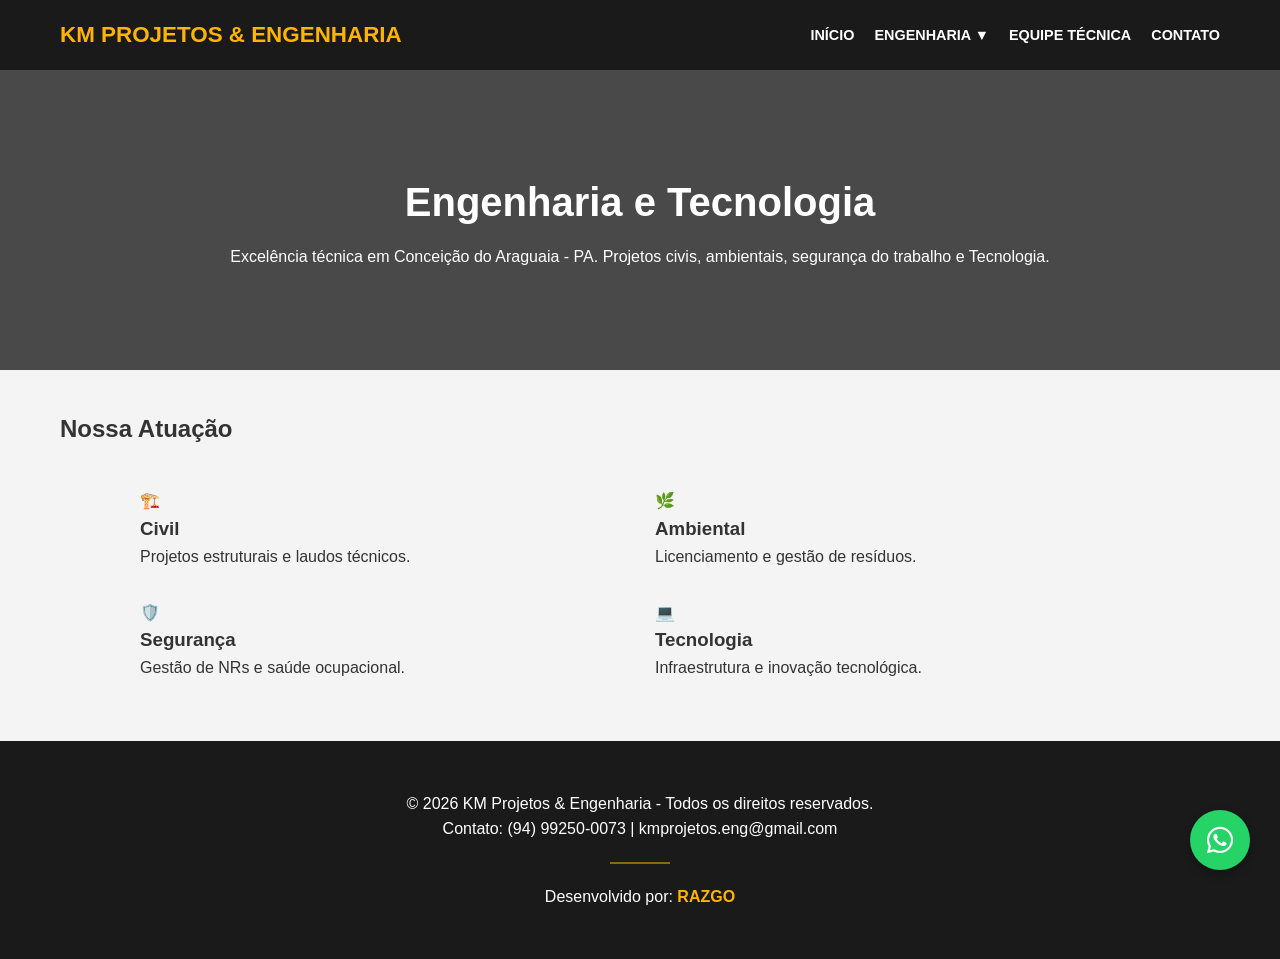
<file: index.html>
<!DOCTYPE html>
<html lang="pt-br">
<head>
    <meta charset="UTF-8">
    <meta name="viewport" content="width=device-width, initial-scale=1.0">
    <link rel="icon" type="image/png" sizes="32x32" href="/favicon.png">
    <link rel="icon" type="image/png" sizes="16x16" href="/favicon.png">
    <link rel="shortcut icon" href="/favicon.png">
    <title>KM PROJETOS & ENGENHARIA | Início</title>
    <link rel="stylesheet" href="style.css">
    <link rel="stylesheet" href="https://cdnjs.cloudflare.com/ajax/libs/font-awesome/6.0.0/css/all.min.css">
</head>
<body>
    <header>
        <nav class="navbar">
            <div class="logo">KM PROJETOS & ENGENHARIA</div>
            
            <input type="checkbox" id="menu-check" style="display: none;">
            <label for="menu-check" class="menu-btn"><i class="fas fa-bars"></i></label>
            
            <ul class="nav-links">
                <li><a href="index.html">INÍCIO</a></li>
                <li class="dropdown" onclick="void(0)">
                    <a href="#">ENGENHARIA ▼</a>
                    <ul class="dropdown-content">
                        <li><a href="engenharia/civil.html">CIVIL</a></li>
                        <li><a href="engenharia/ambiental.html">AMBIENTAL</a></li>
                        <li><a href="engenharia/segurança.html">SEGURANÇA</a></li>
                        <li><a href="engenharia/tecnologia.html">TECNOLOGIA</a></li>
                    </ul>
                </li>
                <li><a href="sobre.html">EQUIPE TÉCNICA</a></li>
                <li><a href="contato.html">CONTATO</a></li>
            </ul>
            
        </nav>
    </header>

    <main>
        <section class="hero">
            <h1>Engenharia e Tecnologia</h1>
            <p>Excelência técnica em Conceição do Araguaia - PA. Projetos civis, ambientais, segurança do trabalho e Tecnologia.</p>
        </section>

        <section class="container">
            <h2>Nossa Atuação</h2>
            <div class="grid-servicos">
                <div class="card"><span class="icon">🏗️</span><h3>Civil</h3><p>Projetos estruturais e laudos técnicos.</p></div>
                <div class="card"><span class="icon">🌿</span><h3>Ambiental</h3><p>Licenciamento e gestão de resíduos.</p></div>
                <div class="card"><span class="icon">🛡️</span><h3>Segurança</h3><p>Gestão de NRs e saúde ocupacional.</p></div>
                <div class="card"><span class="icon">💻</span><h3>Tecnologia</h3><p>Infraestrutura e inovação tecnológica.</p></div>
            </div>
        </section>
    </main>

    <footer>
        <div class="footer-content">
            <p>&copy; 2026 KM Projetos & Engenharia - Todos os direitos reservados.</p>
            <p>Contato: (94) 99250-0073 | kmprojetos.eng@gmail.com</p>
            <hr style="width: 60px; margin: 20px auto; border: 1px solid #ffb400; opacity: 0.5;">
            <p>Desenvolvido por: <a href="https://razgo.com.br" target="_blank" style="color: #ffb400; text-decoration: none; font-weight: bold;">RAZGO</a></p>
        </div>
    </footer>
    
    <a href="https://wa.me/5594992500073" class="whatsapp-float" target="_blank">
        <i class="fab fa-whatsapp"></i>
    </a>
    
</body>
</html>
</file>
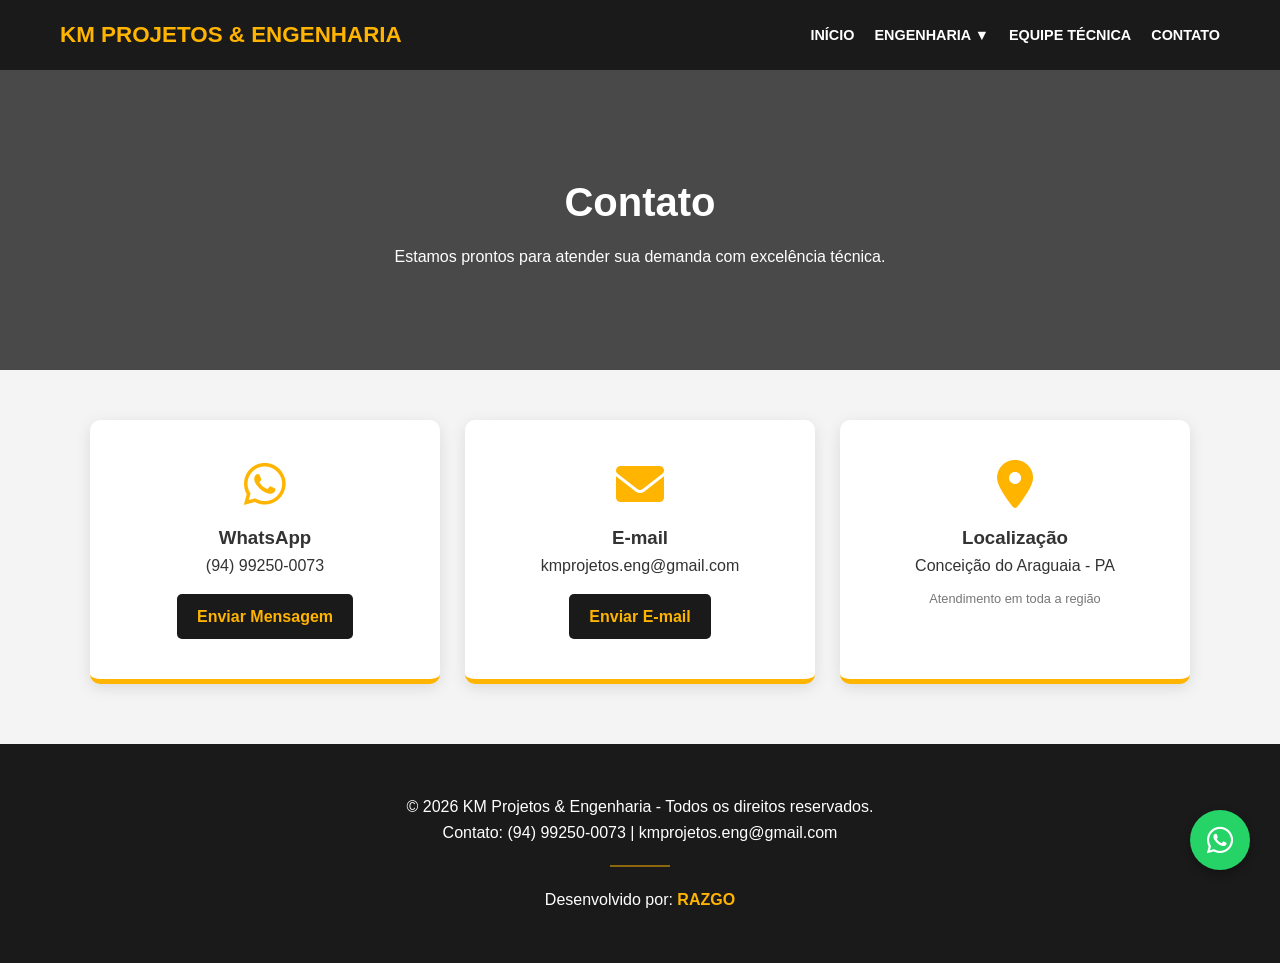
<file: contato.html>
<!DOCTYPE html>
<html lang="pt-br">
<head>
    <meta charset="UTF-8">
    <meta name="viewport" content="width=device-width, initial-scale=1.0">
    <link rel="icon" type="image/png" sizes="32x32" href="/favicon.png">
    <link rel="icon" type="image/png" sizes="16x16" href="/favicon.png">
    <link rel="shortcut icon" href="/favicon.png">
    <title>Contato | KM PROJETOS & ENGENHARIA</title>
    <link rel="stylesheet" href="style.css">
    <link rel="stylesheet" href="https://cdnjs.cloudflare.com/ajax/libs/font-awesome/6.0.0/css/all.min.css">
</head>
<body>
    <header>
        <nav class="navbar">
            <div class="logo">KM PROJETOS & ENGENHARIA</div>
            
            <input type="checkbox" id="menu-check" style="display: none;">
            <label for="menu-check" class="menu-btn"><i class="fas fa-bars"></i></label>
            
            <ul class="nav-links">
                <li><a href="index.html">INÍCIO</a></li>
                <li class="dropdown" onclick="void(0)">
                    <a href="#">ENGENHARIA ▼</a>
                    <ul class="dropdown-content">
                        <li><a href="civil.html">CIVIL</a></li>
                        <li><a href="ambiental.html">AMBIENTAL</a></li>
                        <li><a href="segurança.html">SEGURANÇA</a></li>
                        <li><a href="tecnologia.html">TECNOLOGIA</a></li>
                    </ul>
                </li>
                <li><a href="sobre.html">EQUIPE TÉCNICA</a></li>
                <li><a href="contato.html">CONTATO</a></li>
            </ul>

        </nav>
    </header>

    <section class="hero">
        <h1>Contato</h1>
        <p>Estamos prontos para atender sua demanda com excelência técnica.</p>
    </section>

    <main class="container">
        <div class="contato-grid">
            
            <div class="contato-card">
                <i class="fab fa-whatsapp contato-icon"></i>
                <h3>WhatsApp</h3>
                <p>(94) 99250-0073</p>
                <a href="https://wa.me/5594992500073" target="_blank" class="btn-contato">Enviar Mensagem</a>
            </div>

            <div class="contato-card">
                <i class="fas fa-envelope contato-icon"></i>
                <h3>E-mail</h3>
                <p>kmprojetos.eng@gmail.com</p>
                <a href="mailto:kmprojetos.eng@gmail.com" class="btn-contato">Enviar E-mail</a>
            </div>

            <div class="contato-card">
                <i class="fas fa-map-marker-alt contato-icon"></i>
                <h3>Localização</h3>
                <p>Conceição do Araguaia - PA</p>
                <p style="font-size: 0.8rem; color: #777; margin-top: 10px;">Atendimento em toda a região</p>
            </div>

        </div>
    </main>

    <footer>
        <div class="footer-content">
            <p>&copy; 2026 KM Projetos & Engenharia - Todos os direitos reservados.</p>
            <p>Contato: (94) 99250-0073 | kmprojetos.eng@gmail.com</p>
            <hr style="width: 60px; margin: 20px auto; border: 1px solid #ffb400; opacity: 0.5;">
            <p>Desenvolvido por: <a href="https://razgo.com.br" target="_blank" style="color: #ffb400; text-decoration: none; font-weight: bold;">RAZGO</a></p>
        </div>
    </footer>

    <a href="https://wa.me/5594992500073" class="whatsapp-float" target="_blank">
        <i class="fab fa-whatsapp"></i>
    </a>

</body>
</html>
</file>
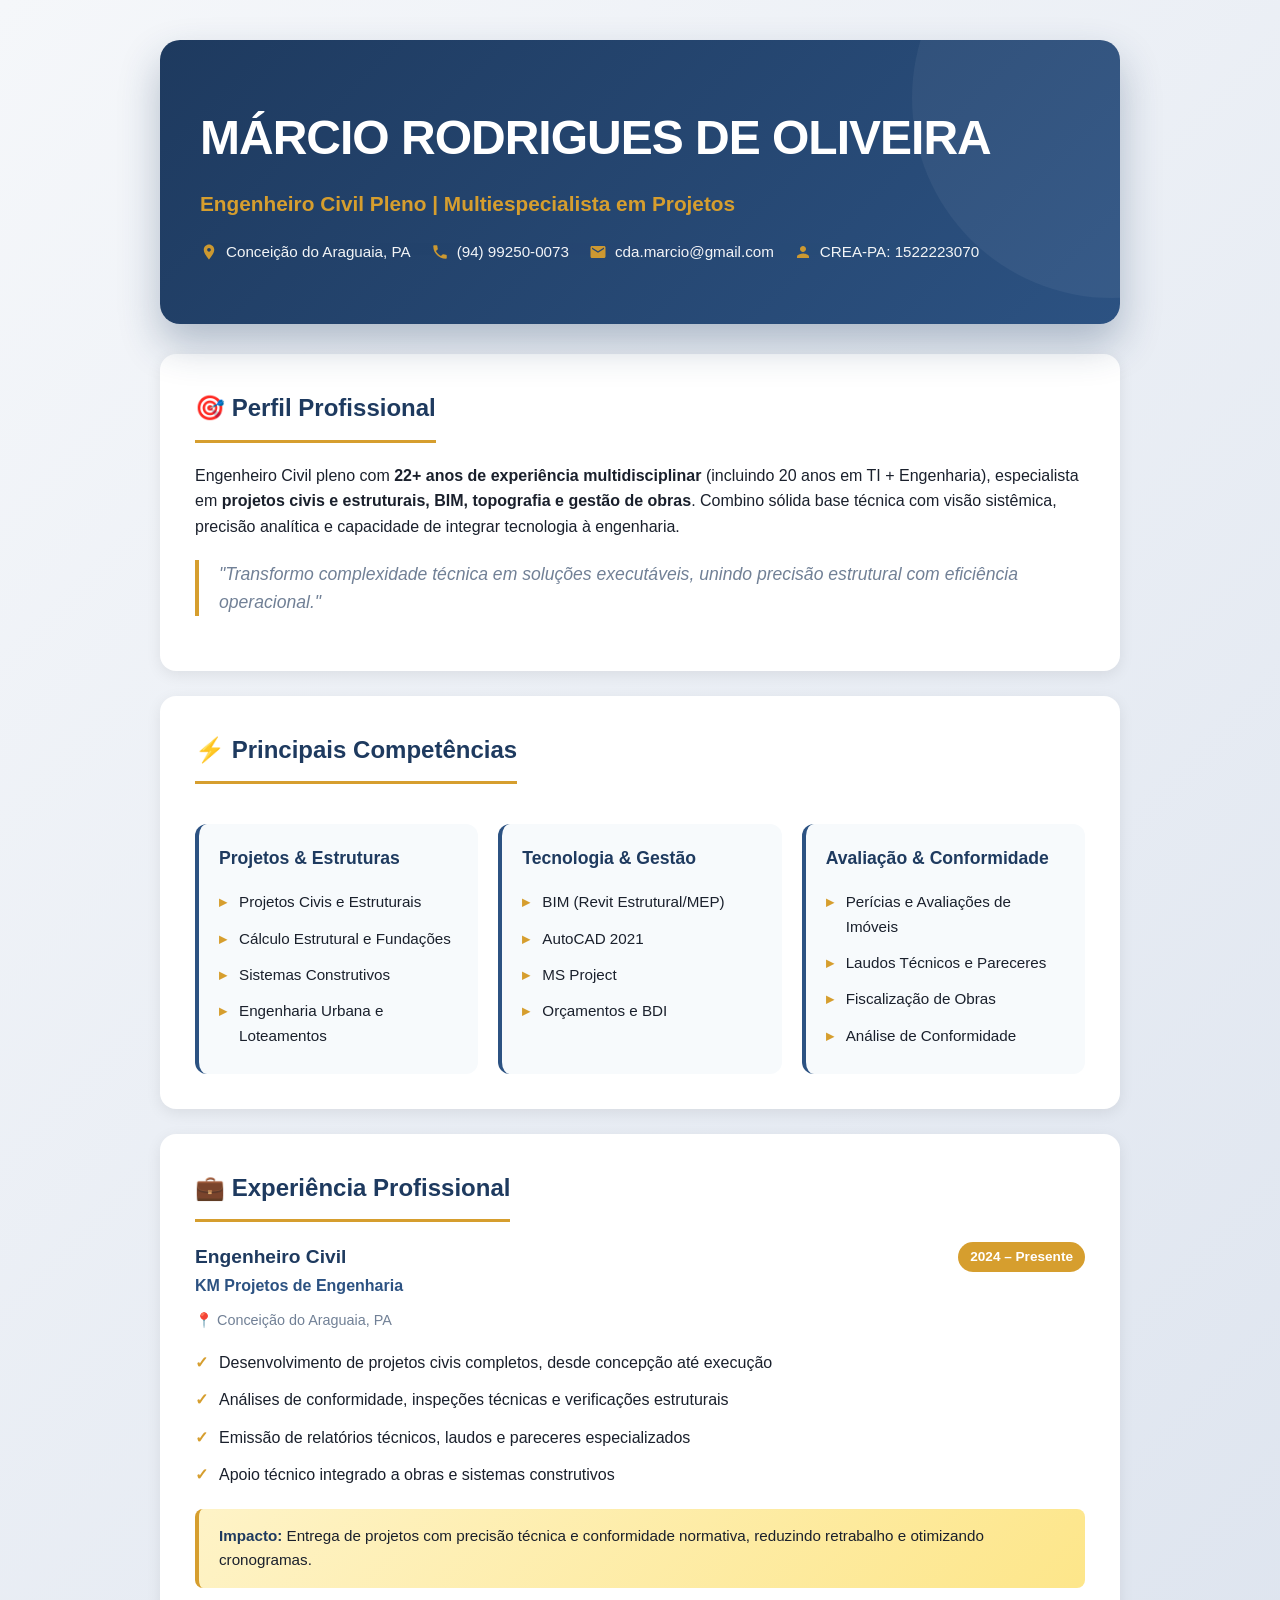
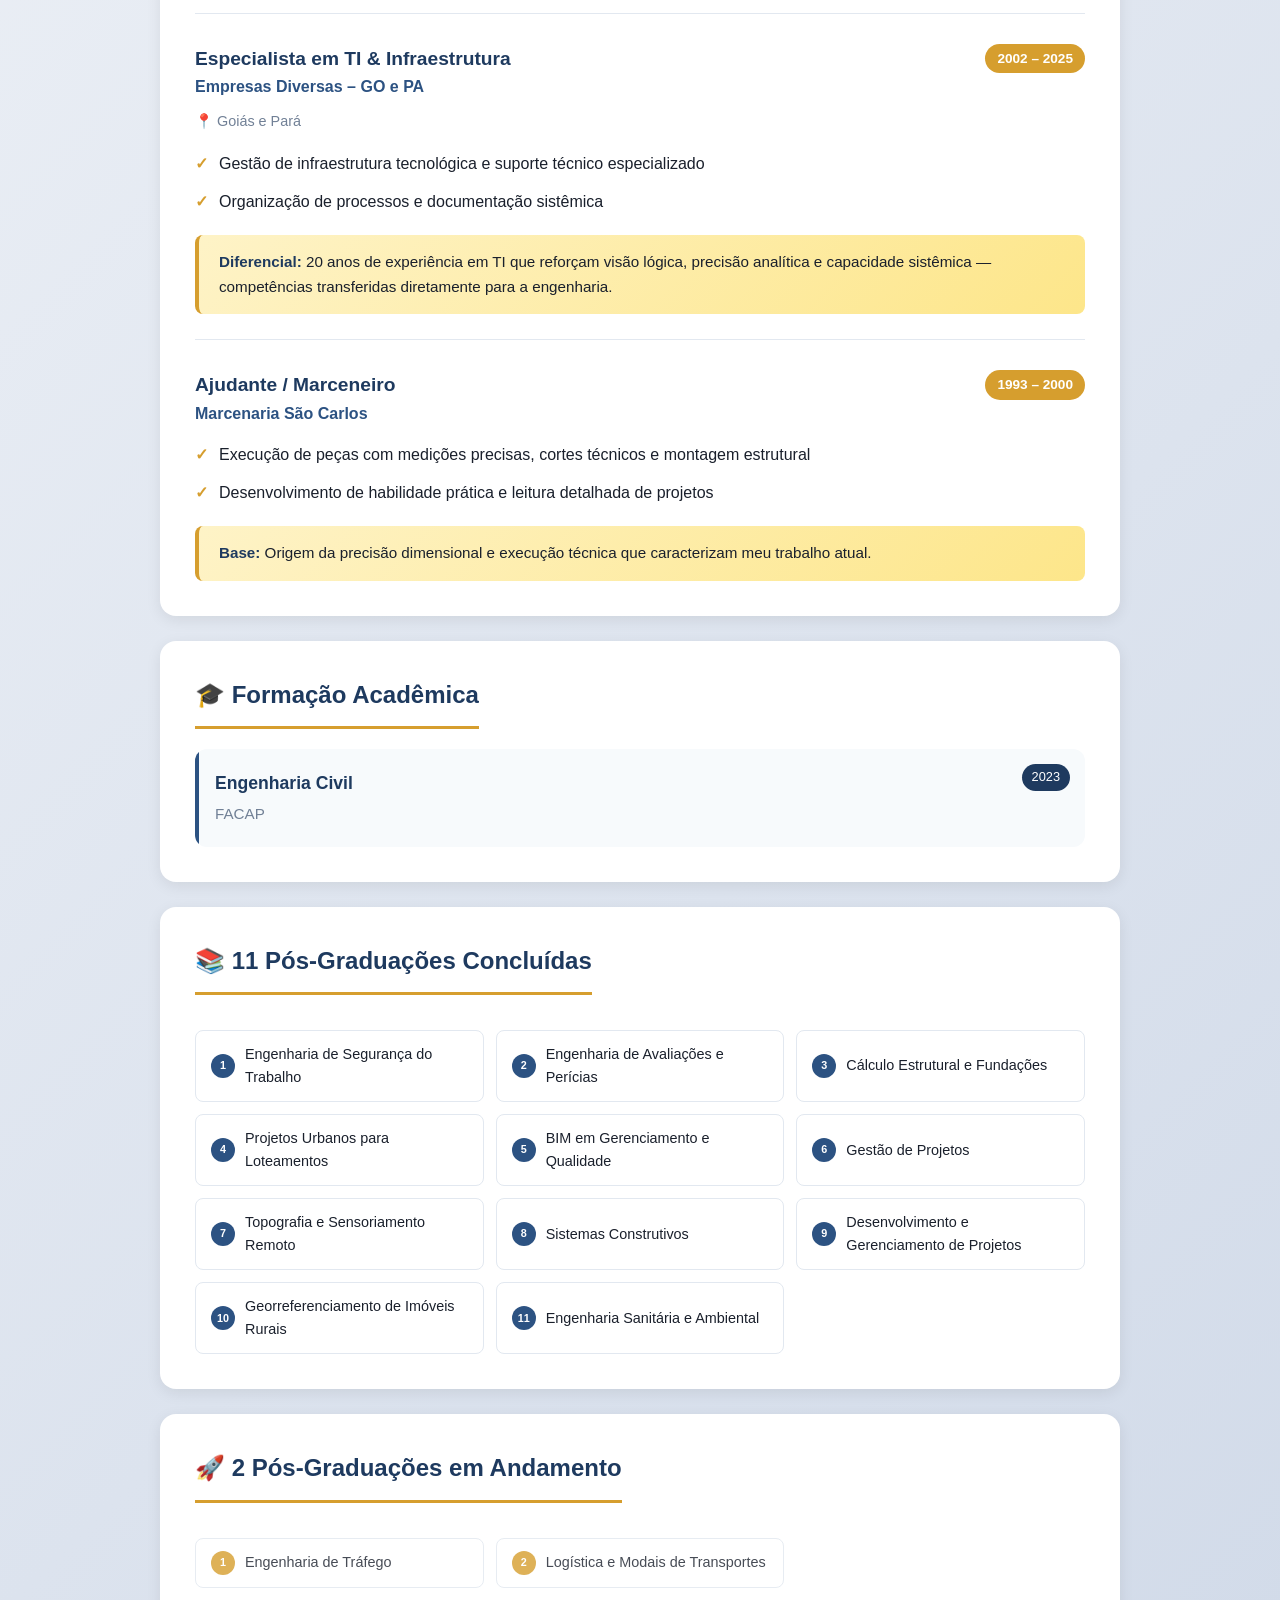
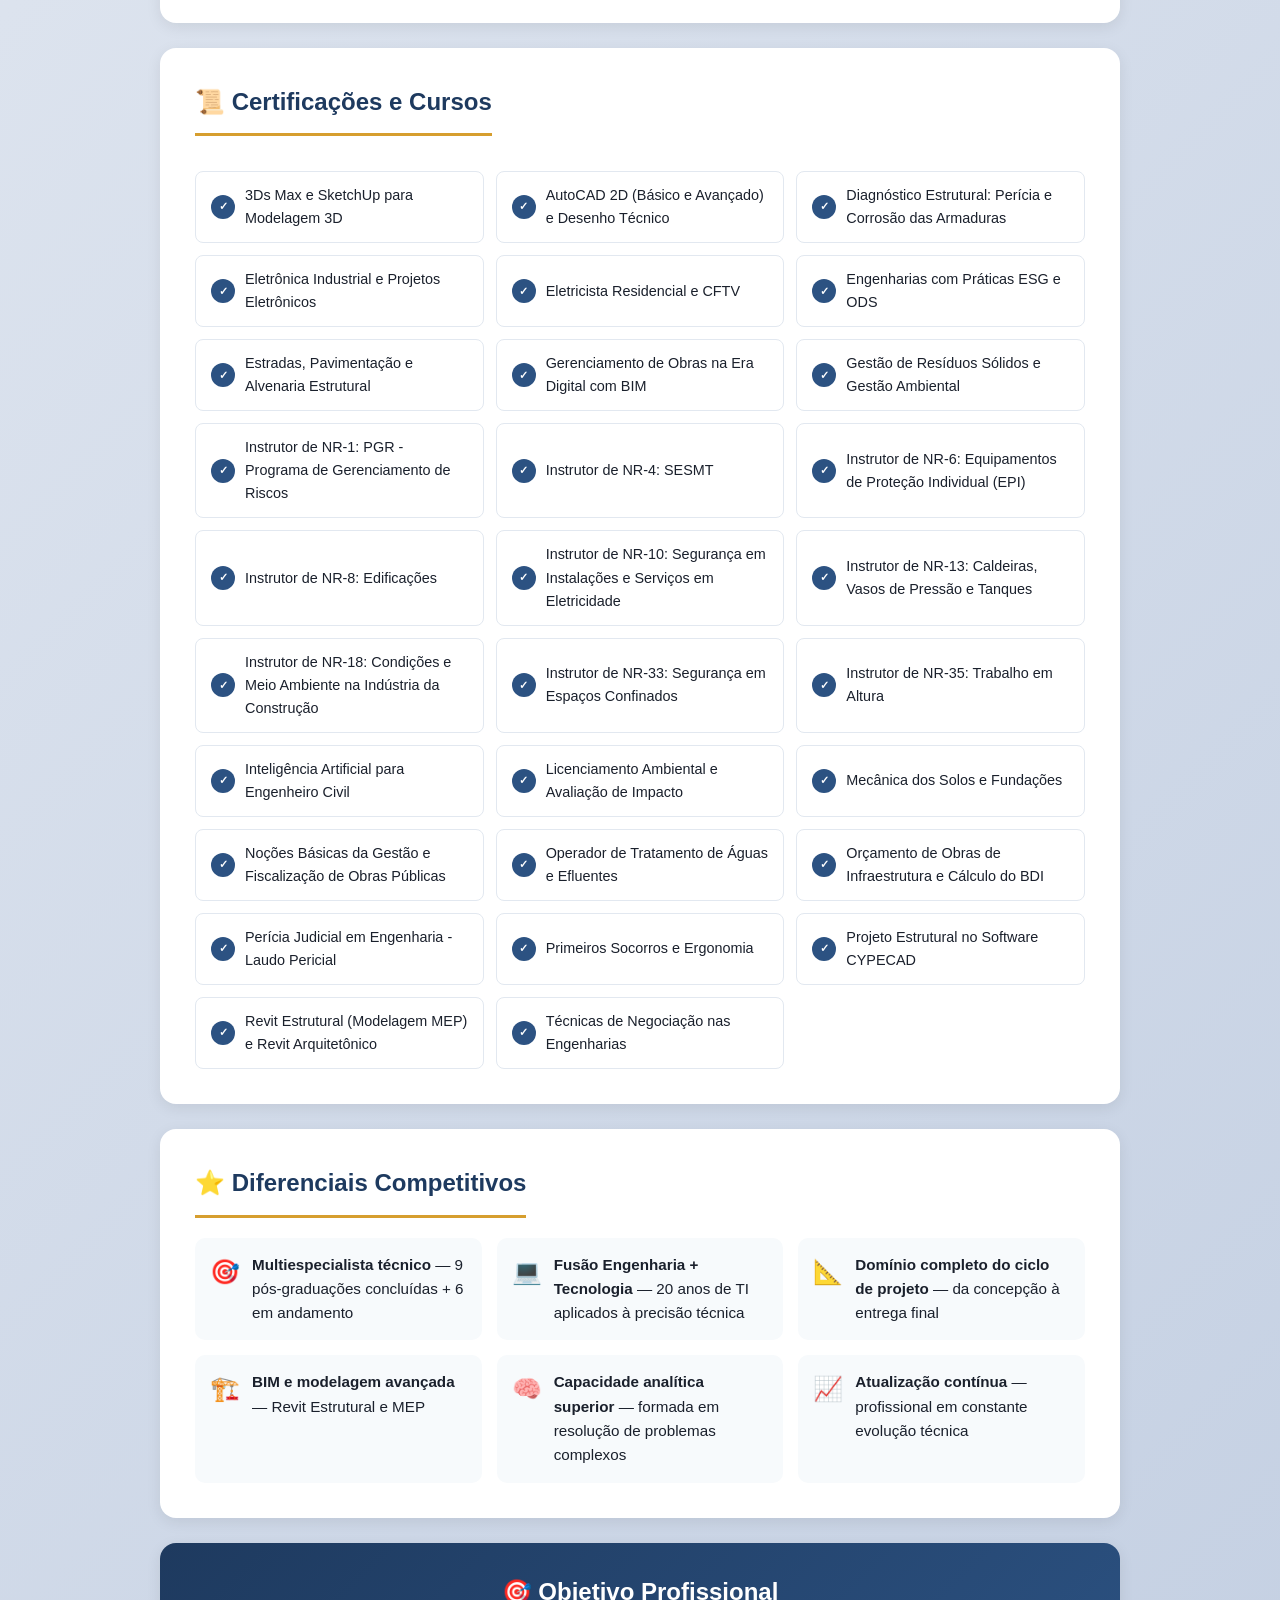
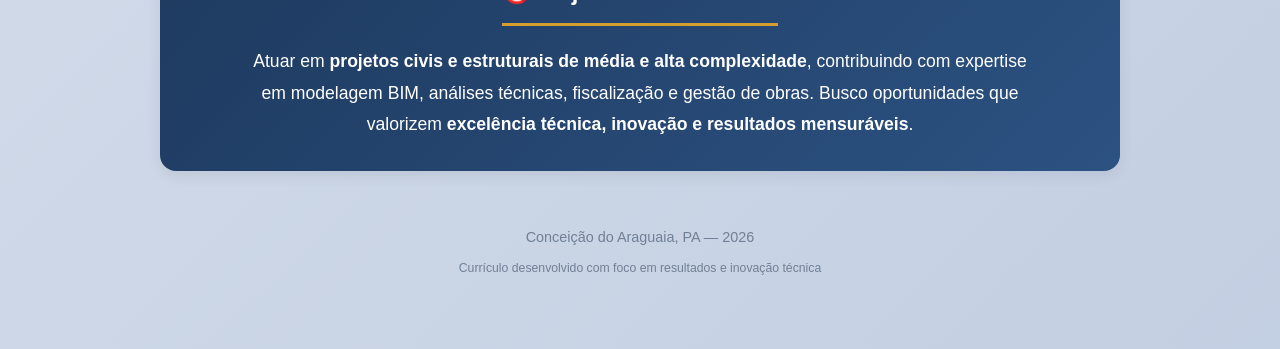
<file: marcio.html>
<!DOCTYPE html>
<html lang="pt-BR">
<head>
    <meta charset="UTF-8">
    <meta name="viewport" content="width=device-width, initial-scale=1.0">
    <title>Márcio Rodrigues de Oliveira - Engenheiro Civil Pleno</title>
    <style>
        * {
            margin: 0;
            padding: 0;
            box-sizing: border-box;
        }

        :root {
            --primary: #1e3a5f;
            --secondary: #2c5282;
            --accent: #d69e2e;
            --light: #f7fafc;
            --dark: #1a202c;
            --gray: #718096;
            --border: #e2e8f0;
        }

        body {
            font-family: 'Segoe UI', Tahoma, Geneva, Verdana, sans-serif;
            background: linear-gradient(135deg, #f5f7fa 0%, #c3cfe2 100%);
            color: var(--dark);
            line-height: 1.6;
            min-height: 100vh;
        }

        .container {
            max-width: 1000px;
            margin: 0 auto;
            padding: 40px 20px;
        }

        header {
            background: linear-gradient(135deg, var(--primary) 0%, var(--secondary) 100%);
            color: white;
            padding: 60px 40px;
            border-radius: 20px;
            margin-bottom: 30px;
            box-shadow: 0 20px 40px rgba(30, 58, 95, 0.3);
            position: relative;
            overflow: hidden;
        }

        header::before {
            content: '';
            position: absolute;
            top: -50%;
            right: -20%;
            width: 400px;
            height: 400px;
            background: rgba(255,255,255,0.05);
            border-radius: 50%;
        }

        .header-content {
            position: relative;
            z-index: 1;
        }

        h1 {
            font-size: 3em;
            font-weight: 700;
            margin-bottom: 10px;
            letter-spacing: -1px;
        }

        .subtitle {
            font-size: 1.3em;
            color: var(--accent);
            font-weight: 600;
            margin-bottom: 20px;
        }

        .contact-info {
            display: flex;
            flex-wrap: wrap;
            gap: 20px;
            font-size: 0.95em;
            opacity: 0.95;
        }

        .contact-info span {
            display: flex;
            align-items: center;
            gap: 8px;
        }

        .contact-info svg {
            width: 18px;
            height: 18px;
            fill: var(--accent);
        }

        .section {
            background: white;
            border-radius: 16px;
            padding: 35px;
            margin-bottom: 25px;
            box-shadow: 0 4px 15px rgba(0,0,0,0.08);
            transition: transform 0.3s ease, box-shadow 0.3s ease;
        }

        .section:hover {
            transform: translateY(-3px);
            box-shadow: 0 8px 25px rgba(0,0,0,0.12);
        }

        h2 {
            color: var(--primary);
            font-size: 1.5em;
            margin-bottom: 20px;
            padding-bottom: 12px;
            border-bottom: 3px solid var(--accent);
            display: inline-block;
        }

        .profile-text {
            font-size: 1.1em;
            color: var(--gray);
            font-style: italic;
            border-left: 4px solid var(--accent);
            padding-left: 20px;
            margin: 20px 0;
        }

        .skills-grid {
            display: grid;
            grid-template-columns: repeat(auto-fit, minmax(280px, 1fr));
            gap: 20px;
            margin-top: 20px;
        }

        .skill-category {
            background: var(--light);
            padding: 20px;
            border-radius: 12px;
            border-left: 4px solid var(--secondary);
        }

        .skill-category h3 {
            color: var(--primary);
            font-size: 1.1em;
            margin-bottom: 12px;
        }

        .skill-category ul {
            list-style: none;
        }

        .skill-category li {
            padding: 6px 0;
            padding-left: 20px;
            position: relative;
            font-size: 0.95em;
        }

        .skill-category li::before {
            content: '▸';
            position: absolute;
            left: 0;
            color: var(--accent);
            font-weight: bold;
        }

        .experience-item {
            margin-bottom: 30px;
            padding-bottom: 25px;
            border-bottom: 1px solid var(--border);
        }

        .experience-item:last-child {
            border-bottom: none;
            margin-bottom: 0;
            padding-bottom: 0;
        }

        .exp-header {
            display: flex;
            justify-content: space-between;
            align-items: flex-start;
            margin-bottom: 10px;
            flex-wrap: wrap;
            gap: 10px;
        }

        .exp-title {
            font-size: 1.2em;
            color: var(--primary);
            font-weight: 700;
        }

        .exp-company {
            color: var(--secondary);
            font-weight: 600;
            font-size: 1em;
        }

        .exp-date {
            background: var(--accent);
            color: white;
            padding: 4px 12px;
            border-radius: 20px;
            font-size: 0.85em;
            font-weight: 600;
        }

        .exp-location {
            color: var(--gray);
            font-size: 0.9em;
            margin-bottom: 12px;
        }

        .exp-list {
            list-style: none;
            margin-top: 10px;
        }

        .exp-list li {
            padding: 6px 0;
            padding-left: 24px;
            position: relative;
        }

        .exp-list li::before {
            content: '✓';
            position: absolute;
            left: 0;
            color: var(--accent);
            font-weight: bold;
        }

        .highlight-box {
            background: linear-gradient(135deg, #fef3c7 0%, #fde68a 100%);
            border-left: 4px solid var(--accent);
            padding: 15px 20px;
            border-radius: 8px;
            margin-top: 15px;
            font-size: 0.95em;
            color: var(--dark);
        }

        .highlight-box strong {
            color: var(--primary);
        }

        .education-grid {
            display: grid;
            grid-template-columns: repeat(auto-fit, minmax(300px, 1fr));
            gap: 20px;
        }

        .edu-item {
            background: var(--light);
            padding: 20px;
            border-radius: 12px;
            position: relative;
            overflow: hidden;
        }

        .edu-item::before {
            content: '';
            position: absolute;
            top: 0;
            left: 0;
            width: 4px;
            height: 100%;
            background: var(--secondary);
        }

        .edu-degree {
            font-weight: 700;
            color: var(--primary);
            font-size: 1.1em;
            margin-bottom: 5px;
        }

        .edu-school {
            color: var(--gray);
            font-size: 0.95em;
        }

        .edu-year {
            position: absolute;
            top: 15px;
            right: 15px;
            background: var(--primary);
            color: white;
            padding: 3px 10px;
            border-radius: 15px;
            font-size: 0.8em;
        }

        .post-list {
            display: grid;
            grid-template-columns: repeat(auto-fill, minmax(250px, 1fr));
            gap: 12px;
            margin-top: 15px;
        }

        .post-item {
            background: white;
            padding: 12px 15px;
            border-radius: 8px;
            border: 1px solid var(--border);
            font-size: 0.9em;
            display: flex;
            align-items: center;
            gap: 10px;
            transition: all 0.2s;
        }

        .post-item:hover {
            border-color: var(--secondary);
            background: var(--light);
        }

        .post-number {
            background: var(--secondary);
            color: white;
            width: 24px;
            height: 24px;
            border-radius: 50%;
            display: flex;
            align-items: center;
            justify-content: center;
            font-size: 0.75em;
            font-weight: bold;
            flex-shrink: 0;
        }

        .ongoing {
            opacity: 0.8;
        }

        .ongoing .post-number {
            background: var(--accent);
        }

        .differentials {
            display: grid;
            grid-template-columns: repeat(auto-fit, minmax(250px, 1fr));
            gap: 15px;
        }

        .diff-item {
            display: flex;
            align-items: flex-start;
            gap: 12px;
            padding: 15px;
            background: var(--light);
            border-radius: 10px;
        }

        .diff-icon {
            font-size: 1.5em;
            flex-shrink: 0;
        }

        .diff-text {
            font-size: 0.95em;
            color: var(--dark);
        }

        .objective {
            background: linear-gradient(135deg, var(--primary) 0%, var(--secondary) 100%);
            color: white;
            padding: 30px;
            border-radius: 16px;
            text-align: center;
        }

        .objective h2 {
            color: white;
            border-bottom-color: var(--accent);
        }

        .objective p {
            font-size: 1.1em;
            line-height: 1.8;
            max-width: 800px;
            margin: 0 auto;
        }

        footer {
            text-align: center;
            padding: 30px;
            color: var(--gray);
            font-size: 0.9em;
        }

        @media print {
            body {
                background: white;
            }
            .section {
                box-shadow: none;
                border: 1px solid var(--border);
                break-inside: avoid;
            }
            header {
                box-shadow: none;
            }
        }

        @media (max-width: 768px) {
            h1 {
                font-size: 2em;
            }
            .exp-header {
                flex-direction: column;
            }
            .contact-info {
                flex-direction: column;
                gap: 10px;
            }
        }
    </style>
</head>
<body>
    <div class="container">
        <header>
            <div class="header-content">
                <h1>MÁRCIO RODRIGUES DE OLIVEIRA</h1>
                <div class="subtitle">Engenheiro Civil Pleno | Multiespecialista em Projetos</div>
                <div class="contact-info">
                    <span>
                        <svg viewBox="0 0 24 24"><path d="M12 2C8.13 2 5 5.13 5 9c0 5.25 7 13 7 13s7-7.75 7-13c0-3.87-3.13-7-7-7zm0 9.5c-1.38 0-2.5-1.12-2.5-2.5s1.12-2.5 2.5-2.5 2.5 1.12 2.5 2.5-1.12 2.5-2.5 2.5z"/></svg>
                        Conceição do Araguaia, PA
                    </span>
                    <span>
                        <svg viewBox="0 0 24 24"><path d="M6.62 10.79c1.44 2.83 3.76 5.14 6.59 6.59l2.2-2.2c.27-.27.67-.36 1.02-.24 1.12.37 2.33.57 3.57.57.55 0 1 .45 1 1V20c0 .55-.45 1-1 1-9.39 0-17-7.61-17-17 0-.55.45-1 1-1h3.5c.55 0 1 .45 1 1 0 1.25.2 2.45.57 3.57.11.35.03.74-.25 1.02l-2.2 2.2z"/></svg>
                        (94) 99250-0073
                    </span>
                    <span>
                        <svg viewBox="0 0 24 24"><path d="M20 4H4c-1.1 0-1.99.9-1.99 2L2 18c0 1.1.9 2 2 2h16c1.1 0 2-.9 2-2V6c0-1.1-.9-2-2-2zm0 4l-8 5-8-5V6l8 5 8-5v2z"/></svg>
                        cda.marcio@gmail.com
                    </span>
                    <span>
                        <svg viewBox="0 0 24 24"><path d="M12 12c2.21 0 4-1.79 4-4s-1.79-4-4-4-4 1.79-4 4 1.79 4 4 4zm0 2c-2.67 0-8 1.34-8 4v2h16v-2c0-2.66-5.33-4-8-4z"/></svg>
                        CREA-PA: 1522223070
                    </span>
                </div>
            </div>
        </header>

        <section class="section">
            <h2>🎯 Perfil Profissional</h2>
            <p>Engenheiro Civil pleno com <strong>22+ anos de experiência multidisciplinar</strong> (incluindo 20 anos em TI + Engenharia), especialista em <strong>projetos civis e estruturais, BIM, topografia e gestão de obras</strong>. Combino sólida base técnica com visão sistêmica, precisão analítica e capacidade de integrar tecnologia à engenharia.</p>
            <div class="profile-text">
                "Transformo complexidade técnica em soluções executáveis, unindo precisão estrutural com eficiência operacional."
            </div>
        </section>

        <section class="section">
            <h2>⚡ Principais Competências</h2>
            <div class="skills-grid">
                <div class="skill-category">
                    <h3>Projetos & Estruturas</h3>
                    <ul>
                        <li>Projetos Civis e Estruturais</li>
                        <li>Cálculo Estrutural e Fundações</li>
                        <li>Sistemas Construtivos</li>
                        <li>Engenharia Urbana e Loteamentos</li>
                    </ul>
                </div>
                <div class="skill-category">
                    <h3>Tecnologia & Gestão</h3>
                    <ul>
                        <li>BIM (Revit Estrutural/MEP)</li>
                        <li>AutoCAD 2021</li>
                        <li>MS Project</li>
                        <li>Orçamentos e BDI</li>
                    </ul>
                </div>
                <div class="skill-category">
                    <h3>Avaliação & Conformidade</h3>
                    <ul>
                        <li>Perícias e Avaliações de Imóveis</li>
                        <li>Laudos Técnicos e Pareceres</li>
                        <li>Fiscalização de Obras</li>
                        <li>Análise de Conformidade</li>
                    </ul>
                </div>
            </div>
        </section>

        <section class="section">
            <h2>💼 Experiência Profissional</h2>

            <div class="experience-item">
                <div class="exp-header">
                    <div>
                        <div class="exp-title">Engenheiro Civil</div>
                        <div class="exp-company">KM Projetos de Engenharia</div>
                    </div>
                    <span class="exp-date">2024 – Presente</span>
                </div>
                <div class="exp-location">📍 Conceição do Araguaia, PA</div>
                <ul class="exp-list">
                    <li>Desenvolvimento de projetos civis completos, desde concepção até execução</li>
                    <li>Análises de conformidade, inspeções técnicas e verificações estruturais</li>
                    <li>Emissão de relatórios técnicos, laudos e pareceres especializados</li>
                    <li>Apoio técnico integrado a obras e sistemas construtivos</li>
                </ul>
                <div class="highlight-box">
                    <strong>Impacto:</strong> Entrega de projetos com precisão técnica e conformidade normativa, reduzindo retrabalho e otimizando cronogramas.
                </div>
            </div>

            <div class="experience-item">
                <div class="exp-header">
                    <div>
                        <div class="exp-title">Especialista em TI & Infraestrutura</div>
                        <div class="exp-company">Empresas Diversas – GO e PA</div>
                    </div>
                    <span class="exp-date">2002 – 2025</span>
                </div>
                <div class="exp-location">📍 Goiás e Pará</div>
                <ul class="exp-list">
                    <li>Gestão de infraestrutura tecnológica e suporte técnico especializado</li>
                    <li>Organização de processos e documentação sistêmica</li>
                </ul>
                <div class="highlight-box">
                    <strong>Diferencial:</strong> 20 anos de experiência em TI que reforçam visão lógica, precisão analítica e capacidade sistêmica — competências transferidas diretamente para a engenharia.
                </div>
            </div>

            <div class="experience-item">
                <div class="exp-header">
                    <div>
                        <div class="exp-title">Ajudante / Marceneiro</div>
                        <div class="exp-company">Marcenaria São Carlos</div>
                    </div>
                    <span class="exp-date">1993 – 2000</span>
                </div>
                <ul class="exp-list">
                    <li>Execução de peças com medições precisas, cortes técnicos e montagem estrutural</li>
                    <li>Desenvolvimento de habilidade prática e leitura detalhada de projetos</li>
                </ul>
                <div class="highlight-box">
                    <strong>Base:</strong> Origem da precisão dimensional e execução técnica que caracterizam meu trabalho atual.
                </div>
            </div>
        </section>

        <section class="section">
            <h2>🎓 Formação Acadêmica</h2>
            <div class="education-grid">
                <div class="edu-item">
                    <span class="edu-year">2023</span>
                    <div class="edu-degree">Engenharia Civil</div>
                    <div class="edu-school">FACAP</div>
                </div>
            </div>
        </section>

        <section class="section">
            <h2>📚 11 Pós-Graduações Concluídas</h2>
            <div class="post-list">
                <div class="post-item"><span class="post-number">1</span>Engenharia de Segurança do Trabalho</div>
                <div class="post-item"><span class="post-number">2</span>Engenharia de Avaliações e Perícias</div>
                <div class="post-item"><span class="post-number">3</span>Cálculo Estrutural e Fundações</div>
                <div class="post-item"><span class="post-number">4</span>Projetos Urbanos para Loteamentos</div>
                <div class="post-item"><span class="post-number">5</span>BIM em Gerenciamento e Qualidade</div>
                <div class="post-item"><span class="post-number">6</span>Gestão de Projetos</div>
                <div class="post-item"><span class="post-number">7</span>Topografia e Sensoriamento Remoto</div>
                <div class="post-item"><span class="post-number">8</span>Sistemas Construtivos</div>
                <div class="post-item"><span class="post-number">9</span>Desenvolvimento e Gerenciamento de Projetos</div>
                <div class="post-item"><span class="post-number">10</span>Georreferenciamento de Imóveis Rurais</div>
                <div class="post-item"><span class="post-number">11</span>Engenharia Sanitária e Ambiental</div>
            </div>
        </section>

        <section class="section">
            <h2>🚀 2 Pós-Graduações em Andamento</h2>
            <div class="post-list">
                <div class="post-item ongoing"><span class="post-number">1</span>Engenharia de Tráfego</div>
                <div class="post-item ongoing"><span class="post-number">2</span>Logística e Modais de Transportes</div>
            </div>
        </section>

        <section class="section">
            <h2>📜 Certificações e Cursos</h2>
            
            <div class="post-list">
                <div class="post-item"><span class="post-number">✓</span>3Ds Max e SketchUp para Modelagem 3D</div>
                <div class="post-item"><span class="post-number">✓</span>AutoCAD 2D (Básico e Avançado) e Desenho Técnico</div>
                <div class="post-item"><span class="post-number">✓</span>Diagnóstico Estrutural: Perícia e Corrosão das Armaduras</div>
                <div class="post-item"><span class="post-number">✓</span>Eletrônica Industrial e Projetos Eletrônicos</div>
                <div class="post-item"><span class="post-number">✓</span>Eletricista Residencial e CFTV</div>
                <div class="post-item"><span class="post-number">✓</span>Engenharias com Práticas ESG e ODS</div>
                <div class="post-item"><span class="post-number">✓</span>Estradas, Pavimentação e Alvenaria Estrutural</div>
                <div class="post-item"><span class="post-number">✓</span>Gerenciamento de Obras na Era Digital com BIM</div>
                <div class="post-item"><span class="post-number">✓</span>Gestão de Resíduos Sólidos e Gestão Ambiental</div>
                <div class="post-item"><span class="post-number">✓</span>Instrutor de NR-1: PGR - Programa de Gerenciamento de Riscos</div>
                <div class="post-item"><span class="post-number">✓</span>Instrutor de NR-4: SESMT</div>
                <div class="post-item"><span class="post-number">✓</span>Instrutor de NR-6: Equipamentos de Proteção Individual (EPI)</div>
                <div class="post-item"><span class="post-number">✓</span>Instrutor de NR-8: Edificações</div>
                <div class="post-item"><span class="post-number">✓</span>Instrutor de NR-10: Segurança em Instalações e Serviços em Eletricidade</div>
                <div class="post-item"><span class="post-number">✓</span>Instrutor de NR-13: Caldeiras, Vasos de Pressão e Tanques</div>
                <div class="post-item"><span class="post-number">✓</span>Instrutor de NR-18: Condições e Meio Ambiente na Indústria da Construção</div>
                <div class="post-item"><span class="post-number">✓</span>Instrutor de NR-33: Segurança em Espaços Confinados</div>
                <div class="post-item"><span class="post-number">✓</span>Instrutor de NR-35: Trabalho em Altura</div>               
                <div class="post-item"><span class="post-number">✓</span>Inteligência Artificial para Engenheiro Civil</div>
                <div class="post-item"><span class="post-number">✓</span>Licenciamento Ambiental e Avaliação de Impacto</div>
                <div class="post-item"><span class="post-number">✓</span>Mecânica dos Solos e Fundações</div>
                <div class="post-item"><span class="post-number">✓</span>Noções Básicas da Gestão e Fiscalização de Obras Públicas</div>
                <div class="post-item"><span class="post-number">✓</span>Operador de Tratamento de Águas e Efluentes</div>
                <div class="post-item"><span class="post-number">✓</span>Orçamento de Obras de Infraestrutura e Cálculo do BDI</div>
                <div class="post-item"><span class="post-number">✓</span>Perícia Judicial em Engenharia - Laudo Pericial</div>
                <div class="post-item"><span class="post-number">✓</span>Primeiros Socorros e Ergonomia</div>
                <div class="post-item"><span class="post-number">✓</span>Projeto Estrutural no Software CYPECAD</div>
                <div class="post-item"><span class="post-number">✓</span>Revit Estrutural (Modelagem MEP) e Revit Arquitetônico</div>
                <div class="post-item"><span class="post-number">✓</span>Técnicas de Negociação nas Engenharias</div>
            </div>
        </section>

        <section class="section">
            <h2>⭐ Diferenciais Competitivos</h2>
            <div class="differentials">
                <div class="diff-item">
                    <span class="diff-icon">🎯</span>
                    <span class="diff-text"><strong>Multiespecialista técnico</strong> — 9 pós-graduações concluídas + 6 em andamento</span>
                </div>
                <div class="diff-item">
                    <span class="diff-icon">💻</span>
                    <span class="diff-text"><strong>Fusão Engenharia + Tecnologia</strong> — 20 anos de TI aplicados à precisão técnica</span>
                </div>
                <div class="diff-item">
                    <span class="diff-icon">📐</span>
                    <span class="diff-text"><strong>Domínio completo do ciclo de projeto</strong> — da concepção à entrega final</span>
                </div>
                <div class="diff-item">
                    <span class="diff-icon">🏗️</span>
                    <span class="diff-text"><strong>BIM e modelagem avançada</strong> — Revit Estrutural e MEP</span>
                </div>
                <div class="diff-item">
                    <span class="diff-icon">🧠</span>
                    <span class="diff-text"><strong>Capacidade analítica superior</strong> — formada em resolução de problemas complexos</span>
                </div>
                <div class="diff-item">
                    <span class="diff-icon">📈</span>
                    <span class="diff-text"><strong>Atualização contínua</strong> — profissional em constante evolução técnica</span>
                </div>
            </div>
        </section>

        <section class="section objective">
            <h2>🎯 Objetivo Profissional</h2>
            <p>Atuar em <strong>projetos civis e estruturais de média e alta complexidade</strong>, contribuindo com expertise em modelagem BIM, análises técnicas, fiscalização e gestão de obras. Busco oportunidades que valorizem <strong>excelência técnica, inovação e resultados mensuráveis</strong>.</p>
        </section>

        <footer>
            <p>Conceição do Araguaia, PA — 2026</p>
            <p style="margin-top: 10px; font-size: 0.85em;">Currículo desenvolvido com foco em resultados e inovação técnica</p>
        </footer>
    </div>
</body>
</html>
</file>
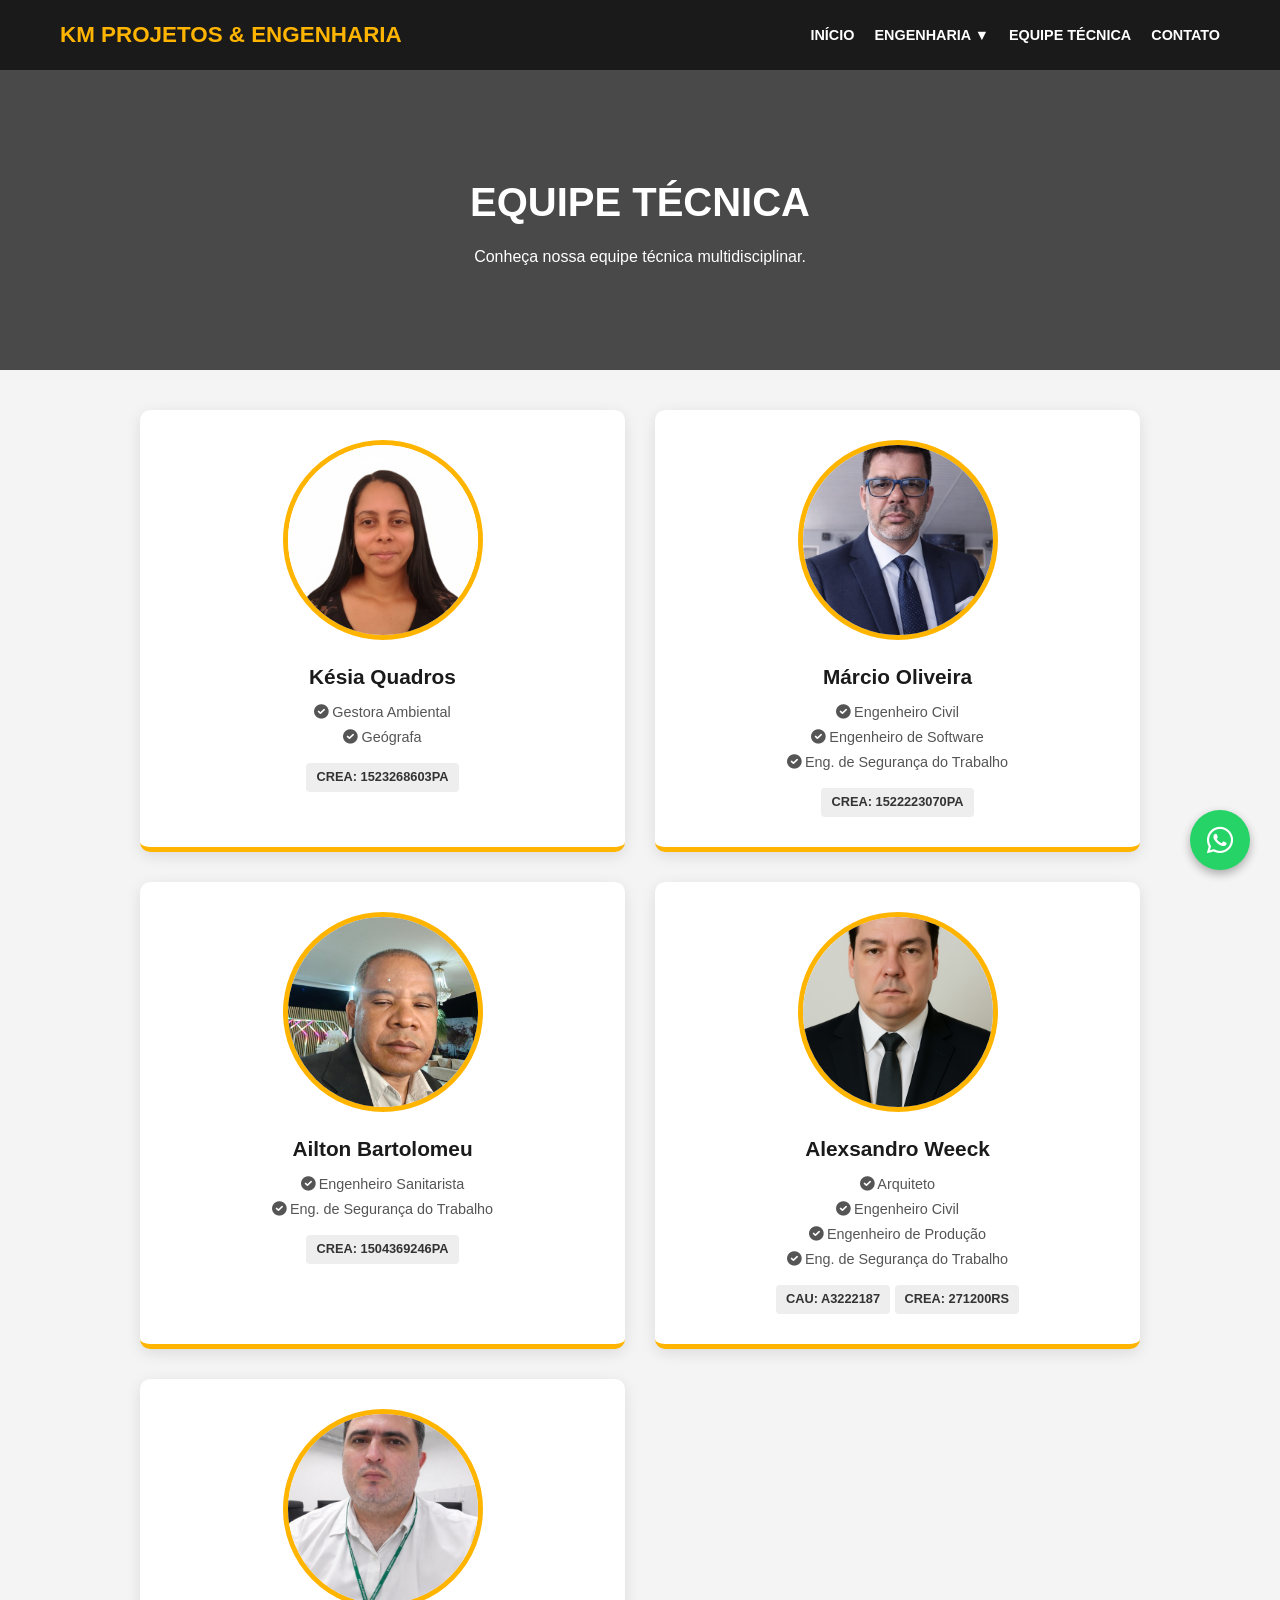
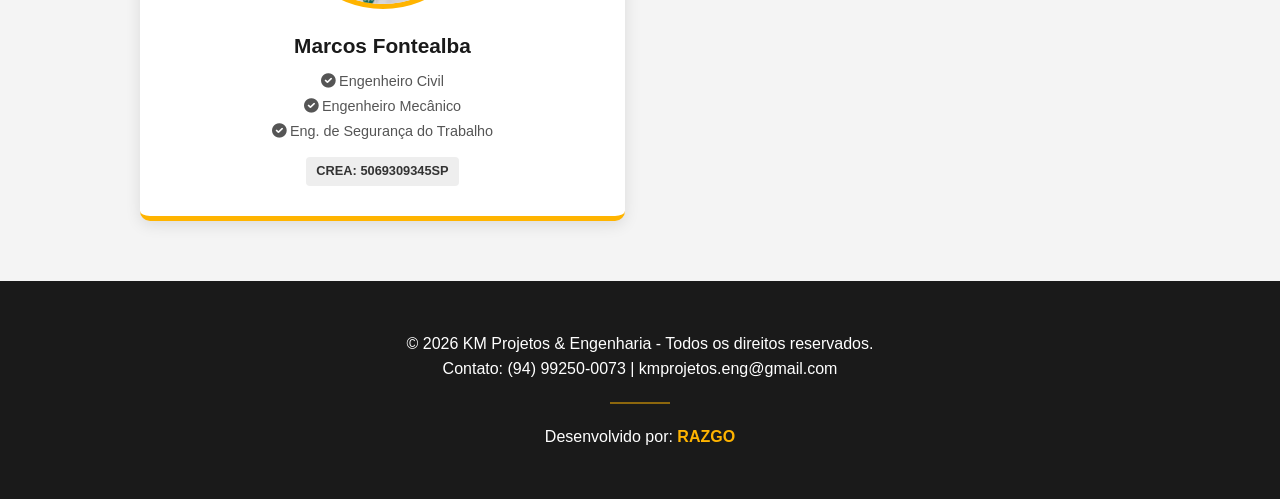
<file: sobre.html>
<!DOCTYPE html>
<html lang="pt-br">
<head>
    <meta charset="UTF-8">
    <meta name="viewport" content="width=device-width, initial-scale=1.0">
    <link rel="icon" type="image/png" sizes="32x32" href="/favicon.png">
    <link rel="icon" type="image/png" sizes="16x16" href="/favicon.png">
    <link rel="shortcut icon" href="/favicon.png">
    <title>Equipe Técnica | KM PROJETOS & ENGENHARIA</title>
    <link rel="stylesheet" href="style.css">
    <link rel="stylesheet" href="https://cdnjs.cloudflare.com/ajax/libs/font-awesome/6.0.0/css/all.min.css">
</head>
<body>
    <header>
        <nav class="navbar">
            <div class="logo">KM PROJETOS & ENGENHARIA</div>
            <input type="checkbox" id="menu-check" style="display: none;">
            <label for="menu-check" class="menu-btn"><i class="fas fa-bars"></i></label>

            <ul class="nav-links">
                <li><a href="index.html">INÍCIO</a></li>
                <li class="dropdown" onclick="void(0)">
                    <a href="#">ENGENHARIA ▼</a>
                    <ul class="dropdown-content">
                        <li><a href="civil.html">CIVIL</a></li>
                        <li><a href="ambiental.html">AMBIENTAL</a></li>
                        <li><a href="segurança.html">SEGURANÇA</a></li>
                        <li><a href="tecnologia.html">TECNOLOGIA</a></li>
                    </ul>
                </li>
                <li><a href="sobre.html">EQUIPE TÉCNICA</a></li>
                <li><a href="contato.html">CONTATO</a></li>
            </ul>

        </nav>
    </header>

    <section class="hero">
        <h1>EQUIPE TÉCNICA</h1>
        <p>Conheça nossa equipe técnica multidisciplinar.</p>
    </section>

    <main class="container">
        <div class="equipe-grid">
            
            <div class="membro-card">
                <div class="foto-container">
                    <img src="img/kesia.jpeg" alt="Késia" class="foto-membro">
                </div>
                <div class="membro-info">
                    <h2>Késia Quadros</h2>
                    <p><i class="fas fa-check-circle check-icon"></i> Gestora Ambiental</p>
                    <p><i class="fas fa-check-circle check-icon"></i> Geógrafa</p>
                    <div class="crea-box">CREA: 1523268603PA</div>
                </div>
            </div>
    
            <div class="membro-card">
                <div class="foto-container">
                    <img src="img/marcio.jpg" alt="Márcio Oliveira" class="foto-membro">
                </div>
                <div class="membro-info">
                    <h2>Márcio Oliveira</h2>
                    <p><i class="fas fa-check-circle check-icon"></i> Engenheiro Civil</p>
                    <p><i class="fas fa-check-circle check-icon"></i> Engenheiro de Software</p>
                    <p><i class="fas fa-check-circle check-icon"></i> Eng. de Segurança do Trabalho</p>
                    <div class="crea-box">CREA: 1522223070PA</div>
                </div>
            </div>
    
            <div class="membro-card">
                <div class="foto-container">
                    <img src="img/ailton.jpg" alt="Ailton" class="foto-membro">
                </div>
                <div class="membro-info">
                    <h2>Ailton Bartolomeu</h2>
                    <p><i class="fas fa-check-circle check-icon"></i> Engenheiro Sanitarista</p>
                    <p><i class="fas fa-check-circle check-icon"></i> Eng. de Segurança do Trabalho</p>
                    <div class="crea-box">CREA: 1504369246PA</div>
                </div>
            </div>
    
            <div class="membro-card">
                <div class="foto-container">
                    <img src="img/alex.jpeg" alt="Alexsandro Weeck" class="foto-membro">
                </div>
                <div class="membro-info">
                    <h2>Alexsandro Weeck</h2>
                    <p><i class="fas fa-check-circle check-icon"></i> Arquiteto</p>
                    <p><i class="fas fa-check-circle check-icon"></i> Engenheiro Civil</p>
                    <p><i class="fas fa-check-circle check-icon"></i> Engenheiro de Produção</p>
                    <p><i class="fas fa-check-circle check-icon"></i> Eng. de Segurança do Trabalho</p>
                    <div class="crea-box">CAU: A3222187</div>
                    <div class="crea-box">CREA: 271200RS</div>
                </div>
            </div>

            <div class="membro-card">
                <div class="foto-container">
                    <img src="img/marcos.jpeg" alt="Marcos Fontealba" class="foto-membro">
                </div>
                <div class="membro-info">
                    <h2>Marcos Fontealba</h2>
                    <p><i class="fas fa-check-circle check-icon"></i> Engenheiro Civil</p>
                    <p><i class="fas fa-check-circle check-icon"></i> Engenheiro Mecânico</p>
                    <p><i class="fas fa-check-circle check-icon"></i> Eng. de Segurança do Trabalho</p>
                    <div class="crea-box">CREA: 5069309345SP</div>
                </div>
            </div>
    
        </div>
    </main>

    <footer>
        <div class="footer-content">
            <p>&copy; 2026 KM Projetos & Engenharia - Todos os direitos reservados.</p>
            <p>Contato: (94) 99250-0073 | kmprojetos.eng@gmail.com</p>
            <hr style="width: 60px; margin: 20px auto; border: 1px solid #ffb400; opacity: 0.5;">
            <p>Desenvolvido por: <a href="https://razgo.com.br" target="_blank" style="color: #ffb400; text-decoration: none; font-weight: bold;">RAZGO</a></p>
        </div>
    </footer>

    <a href="https://wa.me/5594992500073" class="whatsapp-float" target="_blank"><i class="fab fa-whatsapp"></i></a>
</body>
</html>
</file>
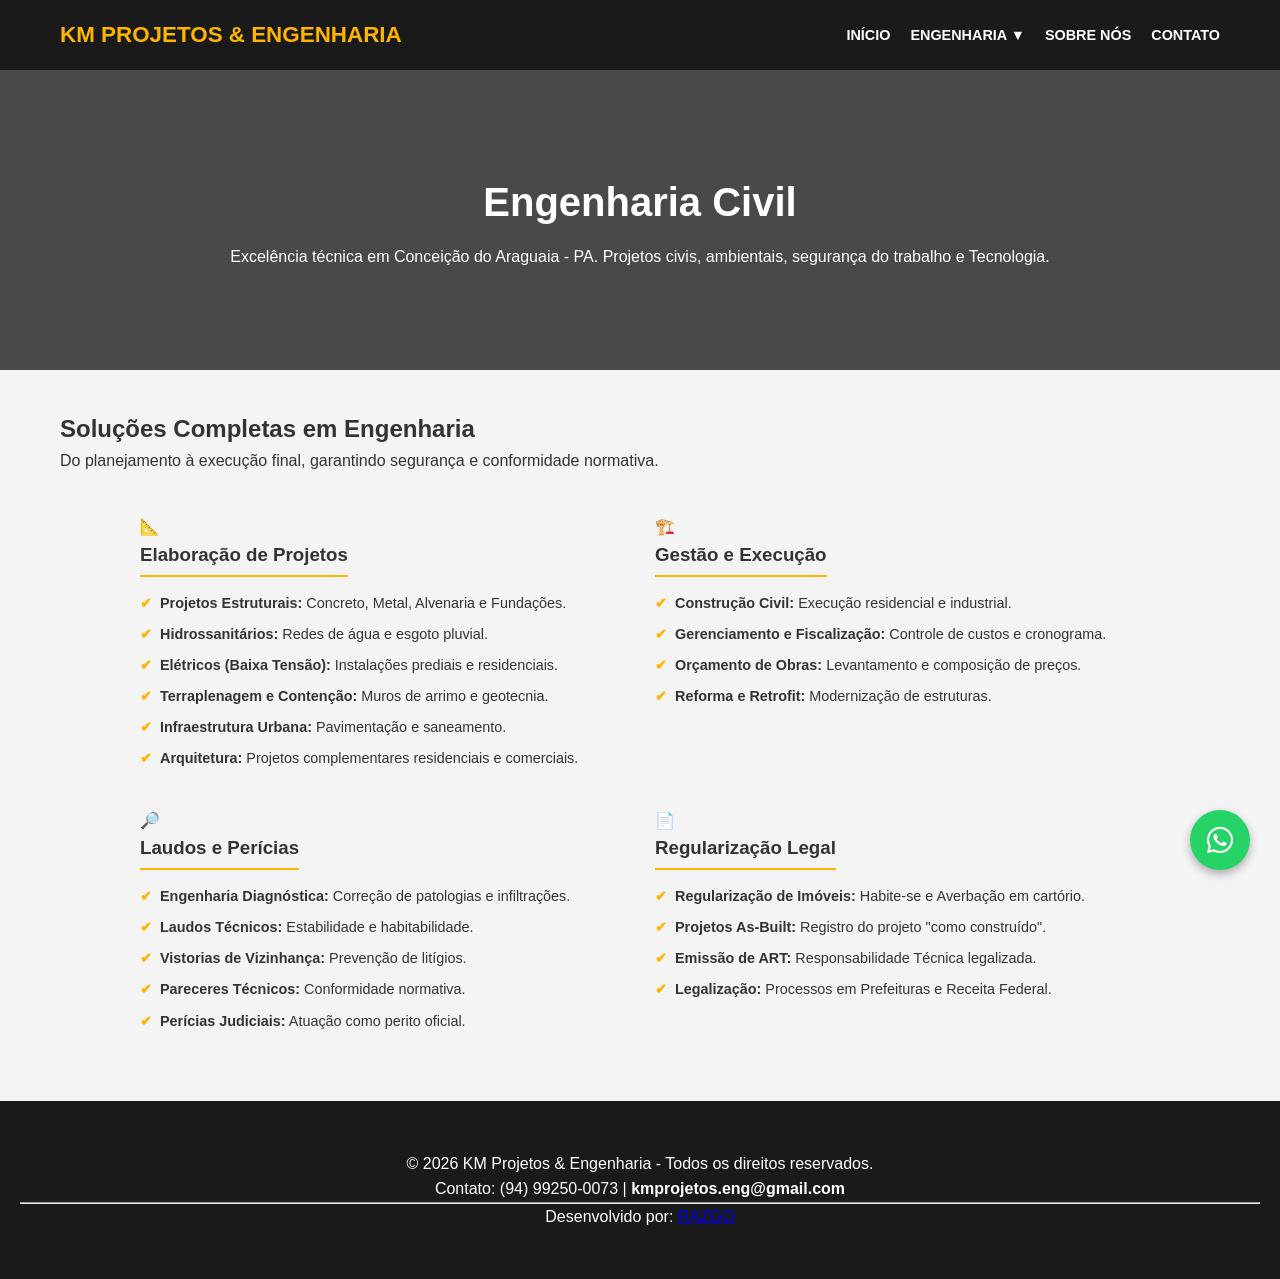
<file: engenharia/saude.html>
<!DOCTYPE html>
<html lang="pt-br">
<head>
    <meta charset="UTF-8">
    <meta name="viewport" content="width=device-width, initial-scale=1.0">
    <title>KM PROJETOS & ENGENHARIA | Civil</title>
    <link rel="stylesheet" href="../style.css">
    <link rel="stylesheet" href="https://cdnjs.cloudflare.com/ajax/libs/font-awesome/6.0.0/css/all.min.css">
    <style>
        /* Ajuste específico para esta página de serviços densos */
        .card h3 { border-bottom: 2px solid #ffb400; display: inline-block; padding-bottom: 5px; margin-bottom: 15px; }
        .card ul { list-style: none; text-align: left; padding: 0; }
        .card ul li { margin-bottom: 8px; font-size: 0.9rem; position: relative; padding-left: 20px; }
        .card ul li::before { content: '✔'; position: absolute; left: 0; color: #ffb400; font-weight: bold; }

        /* AJUSTES PARA FUNCIONAR NO CELULAR SEM MUDAR O DESIGN */
        @media (max-width: 768px) {
            .navbar {
                flex-direction: column;
                padding: 15px;
            }
            .nav-links {
                display: flex;
                flex-wrap: wrap;
                justify-content: center;
                gap: 10px;
                margin-top: 15px;
            }
            .nav-links li { margin: 5px; }
            
            /* Correção do Dropdown no Celular (Toque) */
            .dropdown:hover .dropdown-content, 
            .dropdown:active .dropdown-content {
                display: block !important;
                position: static; /* Faz o menu expandir para baixo em vez de flutuar */
                background: #333;
                width: 100%;
            }
            
            .grid-servicos {
                display: block !important; /* Empilha os cards no celular */
            }
            .card {
                margin-bottom: 20px;
                width: 100%;
            }
            .hero { padding: 40px 20px; }
        }
    </style>
</head>
<body>
    <header>
        <nav class="navbar">
            <div class="logo">KM PROJETOS & ENGENHARIA</div>
            
            <input type="checkbox" id="menu-check" style="display: none;">
            <label for="menu-check" class="menu-btn"><i class="fas fa-bars"></i></label>
            
            <ul class="nav-links">
                <li><a href="index.html">INÍCIO</a></li>
                <li class="dropdown" onclick="void(0)">
                    <a href="#">ENGENHARIA ▼</a>
                    <ul class="dropdown-content">
                        <li><a href="engenharia/civil.html">CIVIL</a></li>
                        <li><a href="engenharia/ambiental.html">AMBIENTAL</a></li>
                        <li><a href="engenharia/saude.html">SEGURANÇA</a></li>
                        <li><a href="engenharia/tecnologia.html">TECNOLOGIA</a></li>
                    </ul>
                </li>
                <li><a href="sobre.html">SOBRE NÓS</a></li>
                <li><a href="contato.html">CONTATO</a></li>
            </ul>

        </nav>
    </header>

    <main>
        <section class="hero">
            <h1>Engenharia Civil</h1>
            <p>Excelência técnica em Conceição do Araguaia - PA. Projetos civis, ambientais, segurança do trabalho e Tecnologia.</p>
        </section>

        <section class="container">
            <h2>Soluções Completas em Engenharia</h2>
            <p style="margin-bottom: 40px;">Do planejamento à execução final, garantindo segurança e conformidade normativa.</p>
            
            <div class="grid-servicos">
                
                <div class="card">
                    <div class="icon">📐</div>
                    <h3>Elaboração de Projetos</h3>
                    <ul>
                        <li><strong>Projetos Estruturais:</strong> Concreto, Metal, Alvenaria e Fundações.</li>
                        <li><strong>Hidrossanitários:</strong> Redes de água e esgoto pluvial.</li>
                        <li><strong>Elétricos (Baixa Tensão):</strong> Instalações prediais e residenciais.</li>
                        <li><strong>Terraplenagem e Contenção:</strong> Muros de arrimo e geotecnia.</li>
                        <li><strong>Infraestrutura Urbana:</strong> Pavimentação e saneamento.</li>
                        <li><strong>Arquitetura:</strong> Projetos complementares residenciais e comerciais.</li>
                    </ul>
                </div>

                <div class="card">
                    <div class="icon">🏗️</div>
                    <h3>Gestão e Execução</h3>
                    <ul>
                        <li><strong>Construção Civil:</strong> Execução residencial e industrial.</li>
                        <li><strong>Gerenciamento e Fiscalização:</strong> Controle de custos e cronograma.</li>
                        <li><strong>Orçamento de Obras:</strong> Levantamento e composição de preços.</li>
                        <li><strong>Reforma e Retrofit:</strong> Modernização de estruturas.</li>
                    </ul>
                </div>

                <div class="card">
                    <div class="icon">🔎</div>
                    <h3>Laudos e Perícias</h3>
                    <ul>
                        <li><strong>Engenharia Diagnóstica:</strong> Correção de patologias e infiltrações.</li>
                        <li><strong>Laudos Técnicos:</strong> Estabilidade e habitabilidade.</li>
                        <li><strong>Vistorias de Vizinhança:</strong> Prevenção de litígios.</li>
                        <li><strong>Pareceres Técnicos:</strong> Conformidade normativa.</li>
                        <li><strong>Perícias Judiciais:</strong> Atuação como perito oficial.</li>
                    </ul>
                </div>

                <div class="card">
                    <div class="icon">📄</div>
                    <h3>Regularização Legal</h3>
                    <ul>
                        <li><strong>Regularização de Imóveis:</strong> Habite-se e Averbação em cartório.</li>
                        <li><strong>Projetos As-Built:</strong> Registro do projeto "como construído".</li>
                        <li><strong>Emissão de ART:</strong> Responsabilidade Técnica legalizada.</li>
                        <li><strong>Legalização:</strong> Processos em Prefeituras e Receita Federal.</li>
                    </ul>
                </div>

            </div>
        </section>
    </main>

    <footer>
        <div class="footer-content">
            <p>&copy; 2026 KM Projetos & Engenharia - Todos os direitos reservados.</p>
            <p>Contato: (94) 99250-0073 | <strong>kmprojetos.eng@gmail.com</strong></p>
            <hr>
            <p>Desenvolvido por: <a href="https://razgo.com.br" target="_blank">RAZGO</a></p>
        </div>
    </footer>

    <a href="https://wa.me/5594992500073" class="whatsapp-float" target="_blank"><i class="fab fa-whatsapp"></i></a>
</body>
</html>
</file>
<file: style.css>
/* --- 1. CONFIGURAÇÕES GERAIS --- */
* {
    margin: 0;
    padding: 0;
    box-sizing: border-box;
    font-family: 'Segoe UI', Tahoma, Geneva, Verdana, sans-serif;
}

body {
    background-color: #f4f4f4;
    color: #333;
    line-height: 1.6;
    overflow-x: hidden;
}

/* --- 2. HEADER E NAVBAR (MENU ESTILO APP) --- */
header {
    background-color: #1a1a1a;
    color: white;
    position: sticky;
    top: 0;
    z-index: 1000;
    height: 70px;
    display: flex;
    align-items: center;
}

.navbar {
    max-width: 1200px;
    margin: 0 auto;
    width: 100%;
    display: flex;
    justify-content: space-between;
    align-items: center;
    padding: 0 20px;
}

.logo {
    color: #ffb400;
    font-size: 1.4rem;
    font-weight: bold;
    text-decoration: none;
}

.nav-links {
    display: flex;
    list-style: none;
}

.nav-links li {
    margin-left: 20px;
    position: relative;
}

.nav-links a {
    color: white;
    text-decoration: none;
    font-weight: 600;
    font-size: 0.9rem;
    transition: 0.3s;
}

.nav-links a:hover { color: #ffb400; }

/* Dropdown PC */
.dropdown-content {
    display: none;       /* Esconde por padrão */
    position: absolute;  /* Faz flutuar sobre o conteúdo */
    list-style: none;    /* Remove as bolinhas da lista interna */
    background-color: #1a1a1a;
    min-width: 180px;
    z-index: 1000;
}

.dropdown:hover .dropdown-content { 
    display: block;      /* Mostra ao passar o mouse */
}

#menu-check { display: none; }
.menu-btn { display: none; color: #ffb400; font-size: 1.6rem; cursor: pointer; }

/* --- 3. HERO PADRÃO --- */
.hero {
    background: linear-gradient(rgba(0,0,0,0.7), rgba(0,0,0,0.7)), url('https://images.unsplash.com/photo-1541888946425-d81bb19240f5?q=80&w=2070&auto=format&fit=crop');
    background-size: cover;
    background-position: center;
    height: 300px;
    display: flex;
    flex-direction: column;
    justify-content: center;
    align-items: center;
    color: white;
    text-align: center;
    padding: 0 20px;
}
.hero h1 { font-size: 2.5rem; margin-bottom: 10px; }

/* --- 4. GRIDS DE 2 COLUNAS (SERVIÇOS E EQUIPE - PC) --- */
.container {
    max-width: 1200px;
    margin: 40px auto;
    padding: 0 20px;
}

.grid-servicos, .equipe-grid {
    display: grid;
    grid-template-columns: 1fr 1fr; /* Força 2 por linha no PC */
    gap: 30px;
    margin-top: 40px;
    max-width: 1000px;
    margin-left: auto;
    margin-right: auto;
}

/* Membros da Equipe (SOBRE) */
.membro-card {
    background: white;
    border-radius: 10px;
    box-shadow: 0 4px 15px rgba(0,0,0,0.1);
    border-bottom: 5px solid #ffb400;
    padding: 30px;
    display: flex;
    flex-direction: column;
    align-items: center; /* Centraliza tudo abaixo da foto */
    text-align: center;
}

.foto-container {
    width: 200px;
    height: 200px;
    border-radius: 50%;
    overflow: hidden;
    border: 5px solid #ffb400;
    margin-bottom: 20px;
}

.foto-membro {
    width: 100%;
    height: 100%;
    object-fit: cover;
}

.membro-info h2 { font-size: 1.3rem; margin-bottom: 8px; color: #1a1a1a; }
.membro-info p { font-size: 0.9rem; margin: 2px 0; color: #555; }

.crea-box {
    margin-top: 12px;
    background: #eee;
    padding: 4px 10px;
    font-weight: bold;
    font-size: 0.8rem;
    display: inline-block;
    border-radius: 4px;
}

/* --- 5. GRID DE CONTATO (3 COLUNAS - PC) --- */
.contato-grid {
    display: flex; /* Ativa alinhamento horizontal */
    flex-direction: row;
    justify-content: center;
    gap: 25px;
    margin: 50px auto;
    max-width: 1100px;
    flex-wrap: nowrap; /* Impede quebrar linha no PC */
}

.contato-card {
    background: white;
    padding: 40px 20px;
    border-radius: 10px;
    box-shadow: 0 4px 15px rgba(0,0,0,0.1);
    border-bottom: 5px solid #ffb400;
    flex: 1; /* Divide o espaço igualmente em 3 */
    max-width: 350px;
    text-align: center;
    display: flex;
    flex-direction: column;
    align-items: center;
}

.contato-icon { font-size: 3rem; color: #ffb400; margin-bottom: 15px; }

.btn-contato {
    display: inline-block;
    margin-top: 15px;
    padding: 10px 20px;
    background-color: #1a1a1a;
    color: #ffb400;
    text-decoration: none;
    font-weight: bold;
    border-radius: 5px;
    transition: 0.3s;
}

.btn-contato:hover { background-color: #ffb400; color: #1a1a1a; }

/* --- 6. RODAPÉ E WHATSAPP --- */
footer {
    background-color: #1a1a1a;
    color: white;
    padding: 50px 20px;
    text-align: center;
    margin-top: 60px;
    width: 100%;
}

.whatsapp-float {
    position: fixed;
    bottom: 30px;
    right: 30px;
    background-color: #25d366;
    color: white;
    width: 60px;
    height: 60px;
    border-radius: 50%;
    display: flex;
    justify-content: center;
    align-items: center;
    font-size: 30px;
    z-index: 2000;
    text-decoration: none;
    box-shadow: 0 4px 10px rgba(0,0,0,0.3);
}

/* --- 7. RESPONSIVIDADE MOBILE (PADRÃO APP) --- */
@media (max-width: 768px) {
    /* Botão Hambúrguer no Canto Superior Direito */
    .menu-btn {
        display: block;
        position: absolute;
        right: 20px;
        top: 20px;
        z-index: 1001;
        font-size: 1.8rem; /* Aumentado para facilitar o toque */
        color: #ffb400;
    }

    .nav-links {
        position: fixed;
        top: 0;
        right: -100%; /* Escondido à direita */
        background-color: rgba(26, 26, 26, 0.98); /* Fundo quase opaco */
        width: 80%; /* Ocupa a maior parte da tela */
        height: 100vh;
        flex-direction: column;
        justify-content: center; /* Centraliza os links verticalmente */
        align-items: center;
        transition: 0.4s ease-in-out;
        z-index: 1000;
        box-shadow: -5px 0 15px rgba(0,0,0,0.5);
    }

    /* Quando o checkbox é marcado, o menu desliza para a tela */
    #menu-check:checked ~ .nav-links {
        right: 0;
    }

    .nav-links li {
        margin: 20px 0; /* Mais espaçamento entre os links */
        width: 100%;
        text-align: center;
    }

    .nav-links a {
        font-size: 1.4rem; /* Letras maiores para leitura no celular */
        display: block;
        padding: 10px;
        width: 100%;
    }

    /* Ajuste para o Dropdown no Mobile */
    .dropdown-content {
        position: static; /* No mobile, ele empilha abaixo do link pai */
        display: none;
        background-color: #222;
        width: 100%;
        box-shadow: none;
    }

    .dropdown:active .dropdown-content, 
    .dropdown:hover .dropdown-content {
        display: block;
    }

    /* Grids de conteúdo no celular */
    .grid-servicos, .equipe-grid, .contato-grid {
        grid-template-columns: 1fr !important;
        flex-direction: column;
        gap: 20px;
    }
}
</file>
